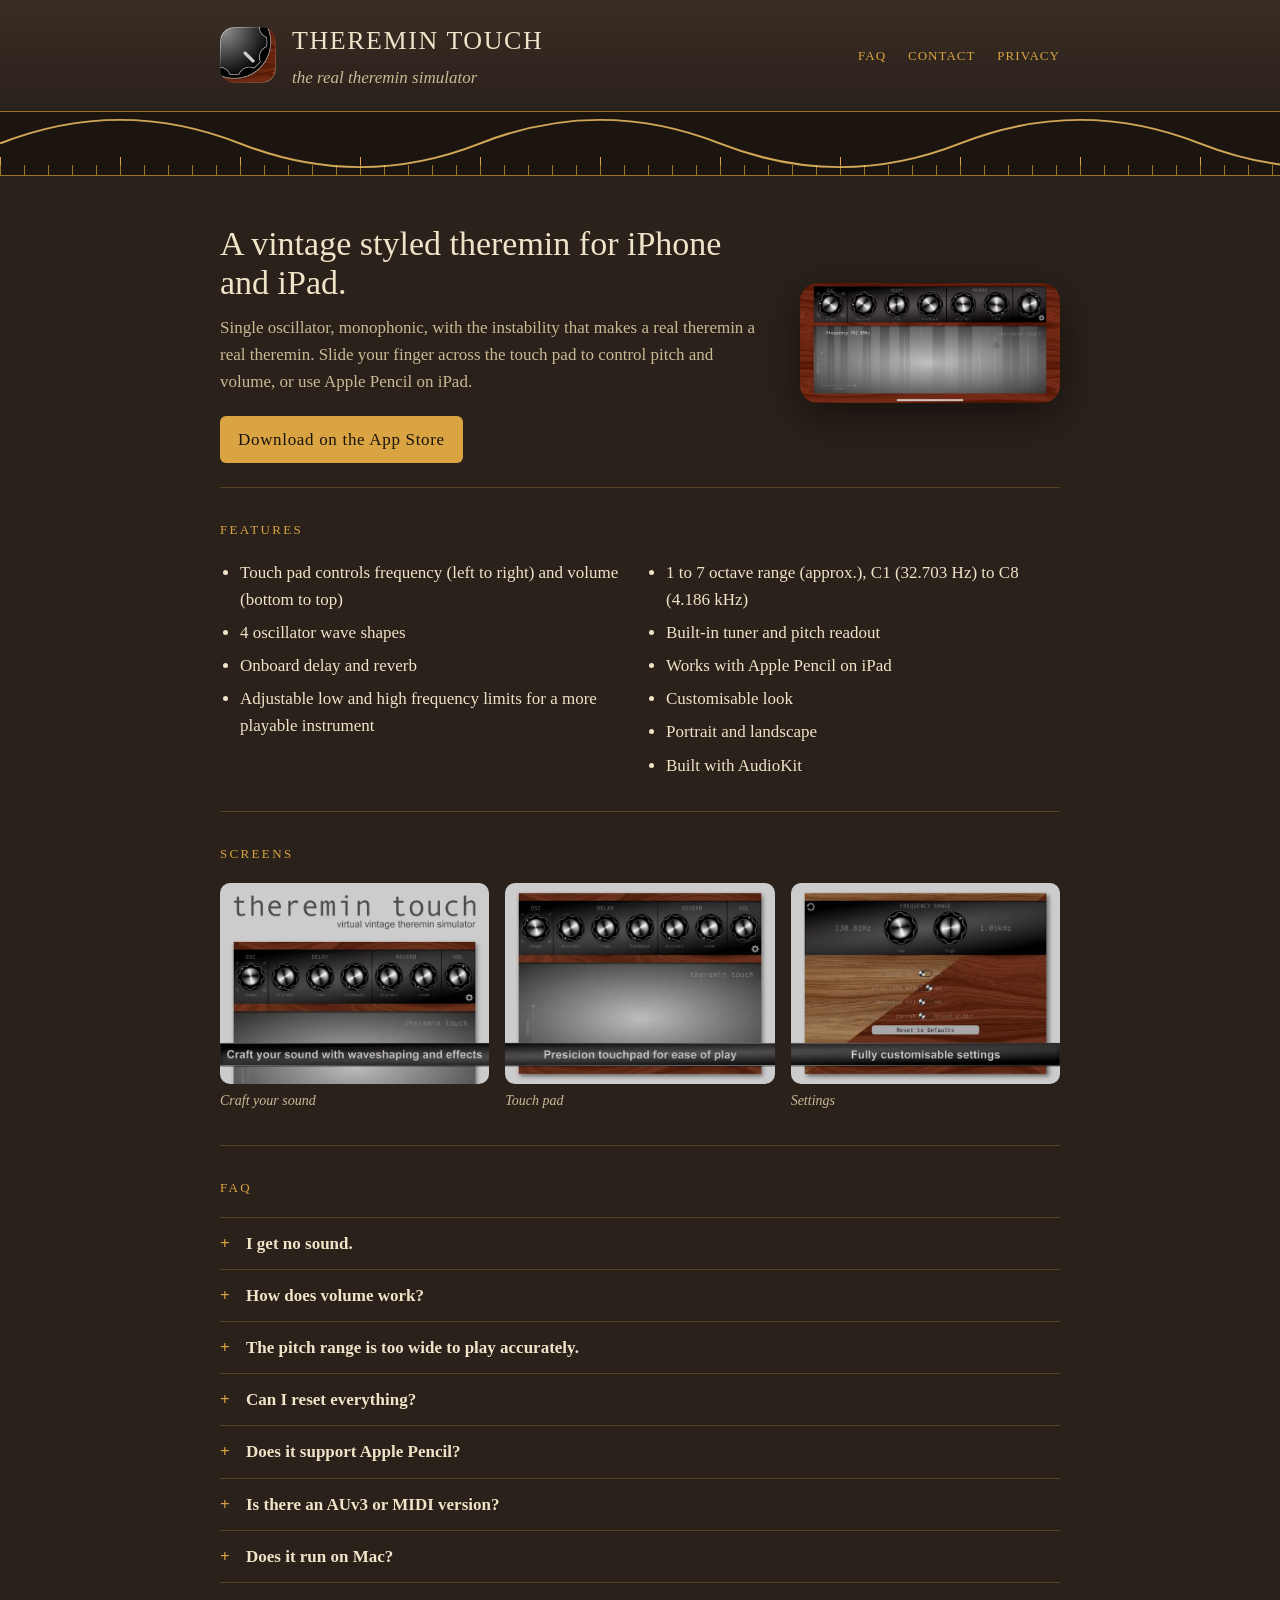
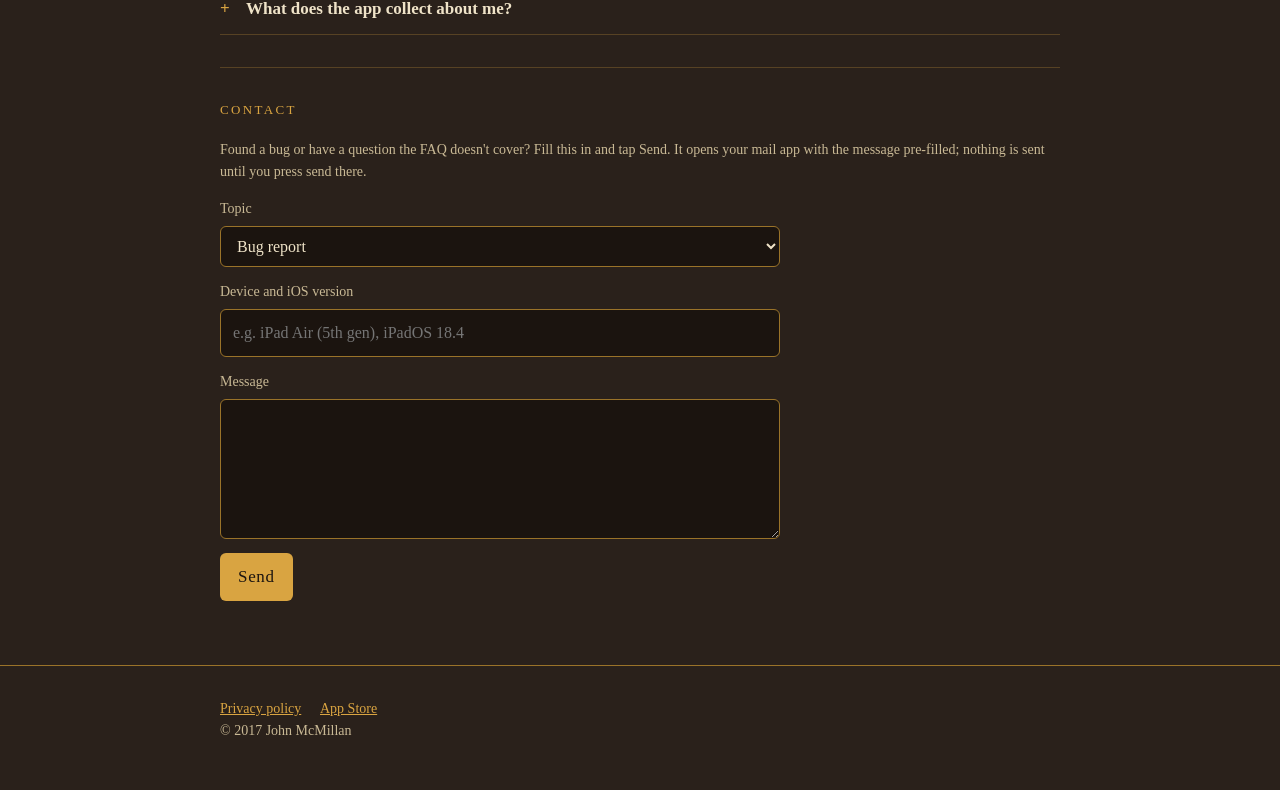
<file: index.html>
<!DOCTYPE html>
<html lang="en">
<head>
<meta charset="utf-8">
<meta name="viewport" content="width=device-width, initial-scale=1">
<title>Theremin Touch – Support &amp; FAQ</title>
<meta name="description" content="Support, FAQ and contact for Theremin Touch, the vintage styled theremin simulator for iPhone and iPad.">
<link rel="icon" href="images/icon_rounded.jpg">
<link rel="stylesheet" href="style.css">
</head>
<body>

<header class="site">
  <div class="wrap">
    <img src="images/icon_rounded.jpg" alt="">
    <div>
      <h1>Theremin Touch</h1>
      <p>the real theremin simulator</p>
    </div>
    <nav>
      <a href="#faq">FAQ</a>
      <a href="#contact">Contact</a>
      <a href="privacy.html">Privacy</a>
    </nav>
  </div>
</header>

<div class="scale" aria-hidden="true">
  <svg viewBox="0 0 1600 64" preserveAspectRatio="none">
    <path d="M0 32 C50 0 100 0 150 32 S250 64 300 32 S400 0 450 32 S550 64 600 32 S700 0 750 32 S850 64 900 32 S1000 0 1050 32 S1150 64 1200 32 S1300 0 1350 32 S1450 64 1500 32 S1600 0 1650 32"/>
  </svg>
</div>

<main class="wrap">

  <section class="hero" style="border-top:0">
    <div>
      <h2>A vintage styled theremin for iPhone and iPad.</h2>
      <p>Single oscillator, monophonic, with the instability that makes a real theremin a real theremin. Slide your finger across the touch pad to control pitch and volume, or use Apple Pencil on iPad.</p>
      <a class="btn" href="https://apps.apple.com/app/theremin-touch/id1168287678">Download on the App Store</a>
    </div>
    <img src="images/iphone_0_screenshot_lrg.jpg" alt="Theremin Touch main screen on iPhone">
  </section>

  <section>
    <h3>Features</h3>
    <ul class="features">
      <li>Touch pad controls frequency (left to right) and volume (bottom to top)</li>
      <li>4 oscillator wave shapes</li>
      <li>Onboard delay and reverb</li>
      <li>Adjustable low and high frequency limits for a more playable instrument</li>
      <li>1 to 7 octave range (approx.), C1 (32.703 Hz) to C8 (4.186 kHz)</li>
      <li>Built-in tuner and pitch readout</li>
      <li>Works with Apple Pencil on iPad</li>
      <li>Customisable look</li>
      <li>Portrait and landscape</li>
      <li>Built with AudioKit</li>
    </ul>
  </section>

  <section>
    <h3>Screens</h3>
    <div class="shots">
      <figure><img src="images/ipad_1_craft_your_sound.jpg" alt="Oscillator and effects controls"><figcaption>Craft your sound</figcaption></figure>
      <figure><img src="images/ipad_2_touchpad.jpg" alt="The touch pad play surface"><figcaption>Touch pad</figcaption></figure>
      <figure><img src="images/ipad_3_settings.jpg" alt="Settings screen"><figcaption>Settings</figcaption></figure>
    </div>
  </section>

  <section id="faq">
    <h3>FAQ</h3>

    <details>
      <summary>I get no sound.</summary>
      <p>Check the physical mute switch and the device volume first; the app plays through the standard media output, so a muted or silenced device produces nothing. Version 2.6 added a volume control on the main screen and fixed the most common cause of this report. If you are on an older version, update from the App Store.</p>
    </details>

    <details>
      <summary>How does volume work?</summary>
      <p>Volume follows your finger vertically on the touch pad: lower on the pad is quieter, higher is louder. Pitch follows the horizontal position. There is a short demo here: <a href="https://youtu.be/nwmSFtjBKwg">Theremin Touch volume demo</a>.</p>
    </details>

    <details>
      <summary>The pitch range is too wide to play accurately.</summary>
      <p>Open Settings and narrow the lowest and highest frequency limits. The pad then maps to a smaller range, which makes it far easier to hit notes. The two limits are kept at least one octave apart.</p>
    </details>

    <details>
      <summary>Can I reset everything?</summary>
      <p>Yes. Settings has a "Reset to Defaults" button which restores all knobs, limits and appearance options to their original values.</p>
    </details>

    <details>
      <summary>Does it support Apple Pencil?</summary>
      <p>On iPad, yes. The touch pad responds to Pencil as well as finger input.</p>
    </details>

    <details>
      <summary>Is there an AUv3 or MIDI version?</summary>
      <p>No. Theremin Touch is a standalone app. It has no MIDI input or output and does not load as a plug-in in other apps.</p>
    </details>

    <details>
      <summary>Does it run on Mac?</summary>
      <p>The App Store lists it as available on Apple silicon Macs via iPad app compatibility, but it is designed and tested for iPhone and iPad only. It is not verified for macOS.</p>
    </details>

    <details>
      <summary>What does the app collect about me?</summary>
      <p>Nothing. See the <a href="privacy.html">privacy policy</a>.</p>
    </details>
  </section>

  <section id="contact">
    <h3>Contact</h3>
    <p class="note">Found a bug or have a question the FAQ doesn't cover? Fill this in and tap Send. It opens your mail app with the message pre-filled; nothing is sent until you press send there.</p>
    <form id="support-form">
      <label>Topic
        <select id="topic">
          <option>Bug report</option>
          <option>No sound</option>
          <option>Question</option>
          <option>Feature request</option>
          <option>Other</option>
        </select>
      </label>
      <label>Device and iOS version
        <input id="device" type="text" placeholder="e.g. iPad Air (5th gen), iPadOS 18.4" autocomplete="off">
      </label>
      <label>Message
        <textarea id="message" required></textarea>
      </label>
      <div><button class="btn" type="submit">Send</button></div>
    </form>
  </section>

</main>

<footer>
  <div class="wrap">
    <a href="privacy.html">Privacy policy</a>
    <a href="https://apps.apple.com/app/theremin-touch/id1168287678">App Store</a>
    <div>© 2017 John McMillan</div>
  </div>
</footer>

<script>
document.getElementById('support-form').addEventListener('submit', function (e) {
  e.preventDefault();
  var topic = document.getElementById('topic').value;
  var device = document.getElementById('device').value.trim();
  var msg = document.getElementById('message').value.trim();
  var subject = 'Theremin Touch: ' + topic;
  var body = (device ? 'Device: ' + device + '\n\n' : '') + msg;
  window.location.href = 'mailto:theremin2_support@proton.me'
    + '?subject=' + encodeURIComponent(subject)
    + '&body=' + encodeURIComponent(body);
});
</script>
</body>
</html>
</file>
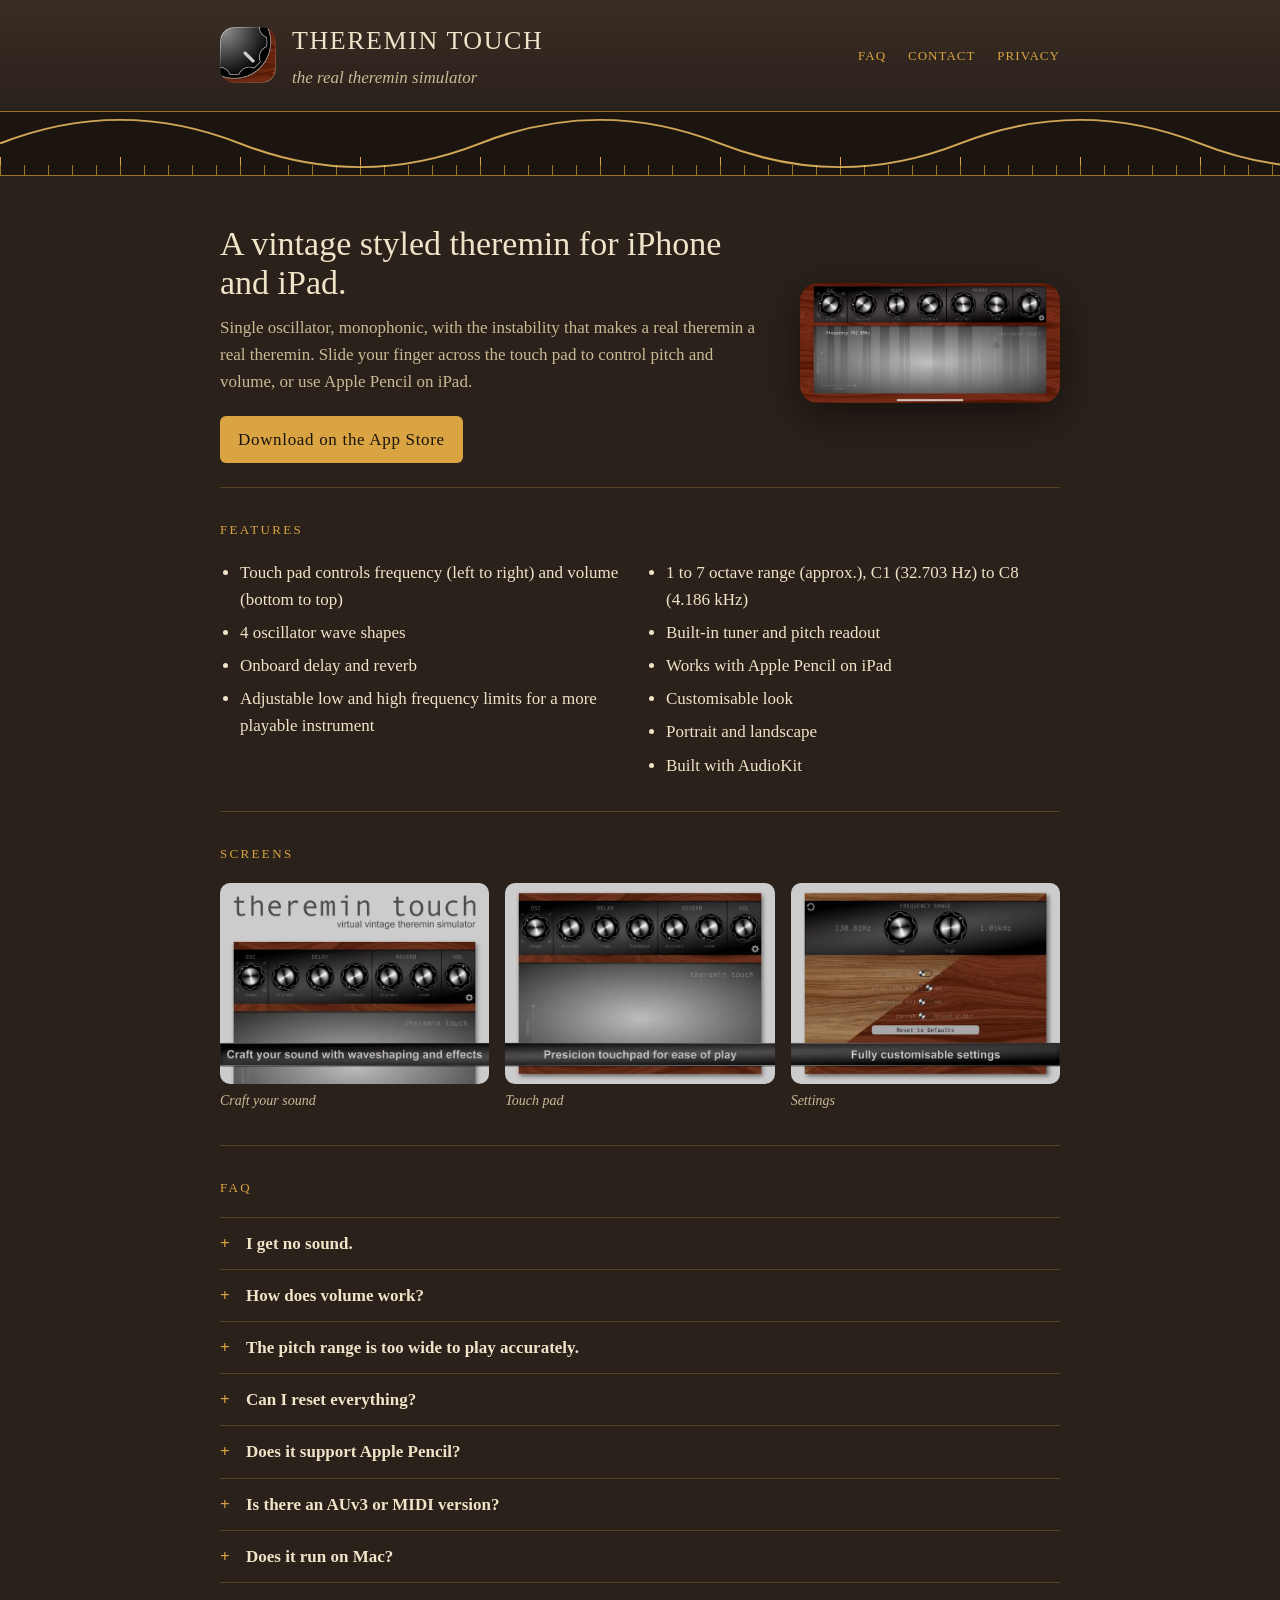
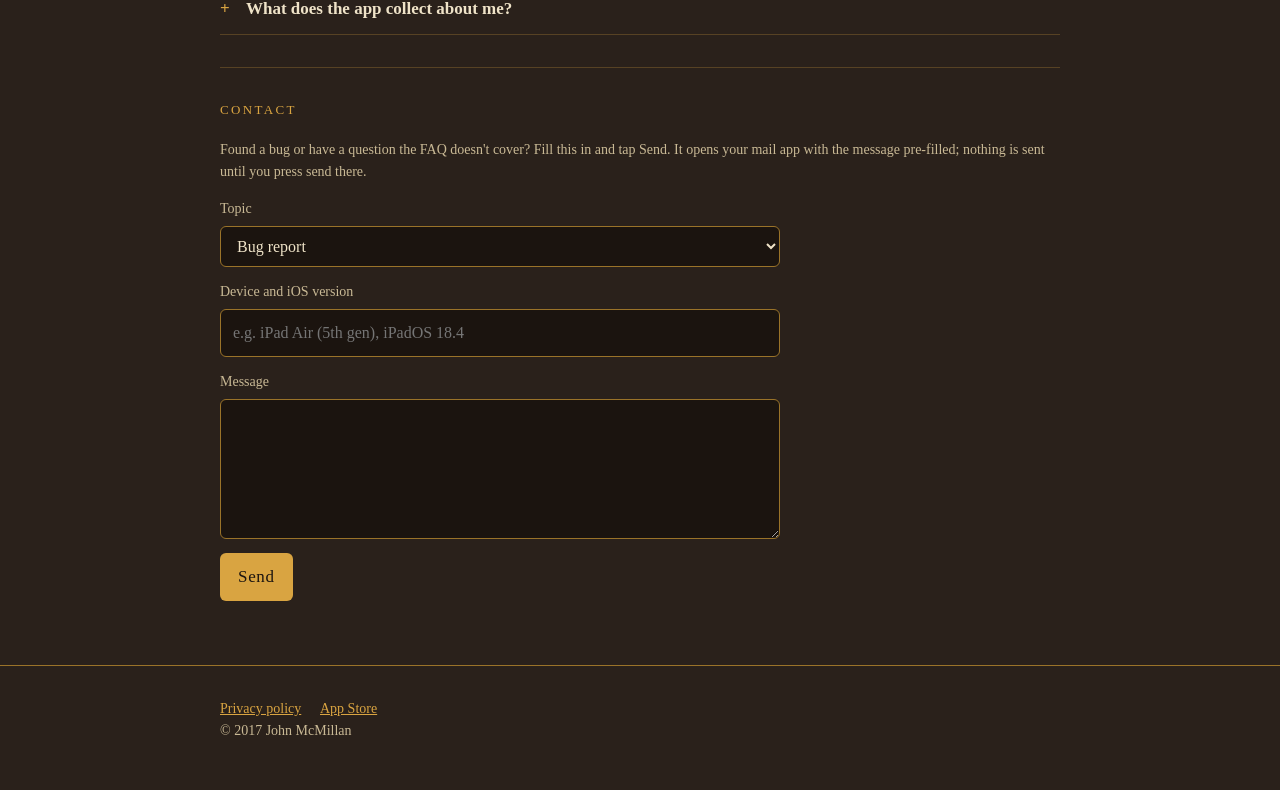
<file: contact/index.html>
<!DOCTYPE html><html lang="en"><head><meta charset="utf-8">
<meta http-equiv="refresh" content="0; url=/#contact">
<link rel="canonical" href="/#contact"><title>Moved</title></head>
<body><p>This page has moved to <a href="/#contact">/#contact</a>.</p></body></html>
</file>
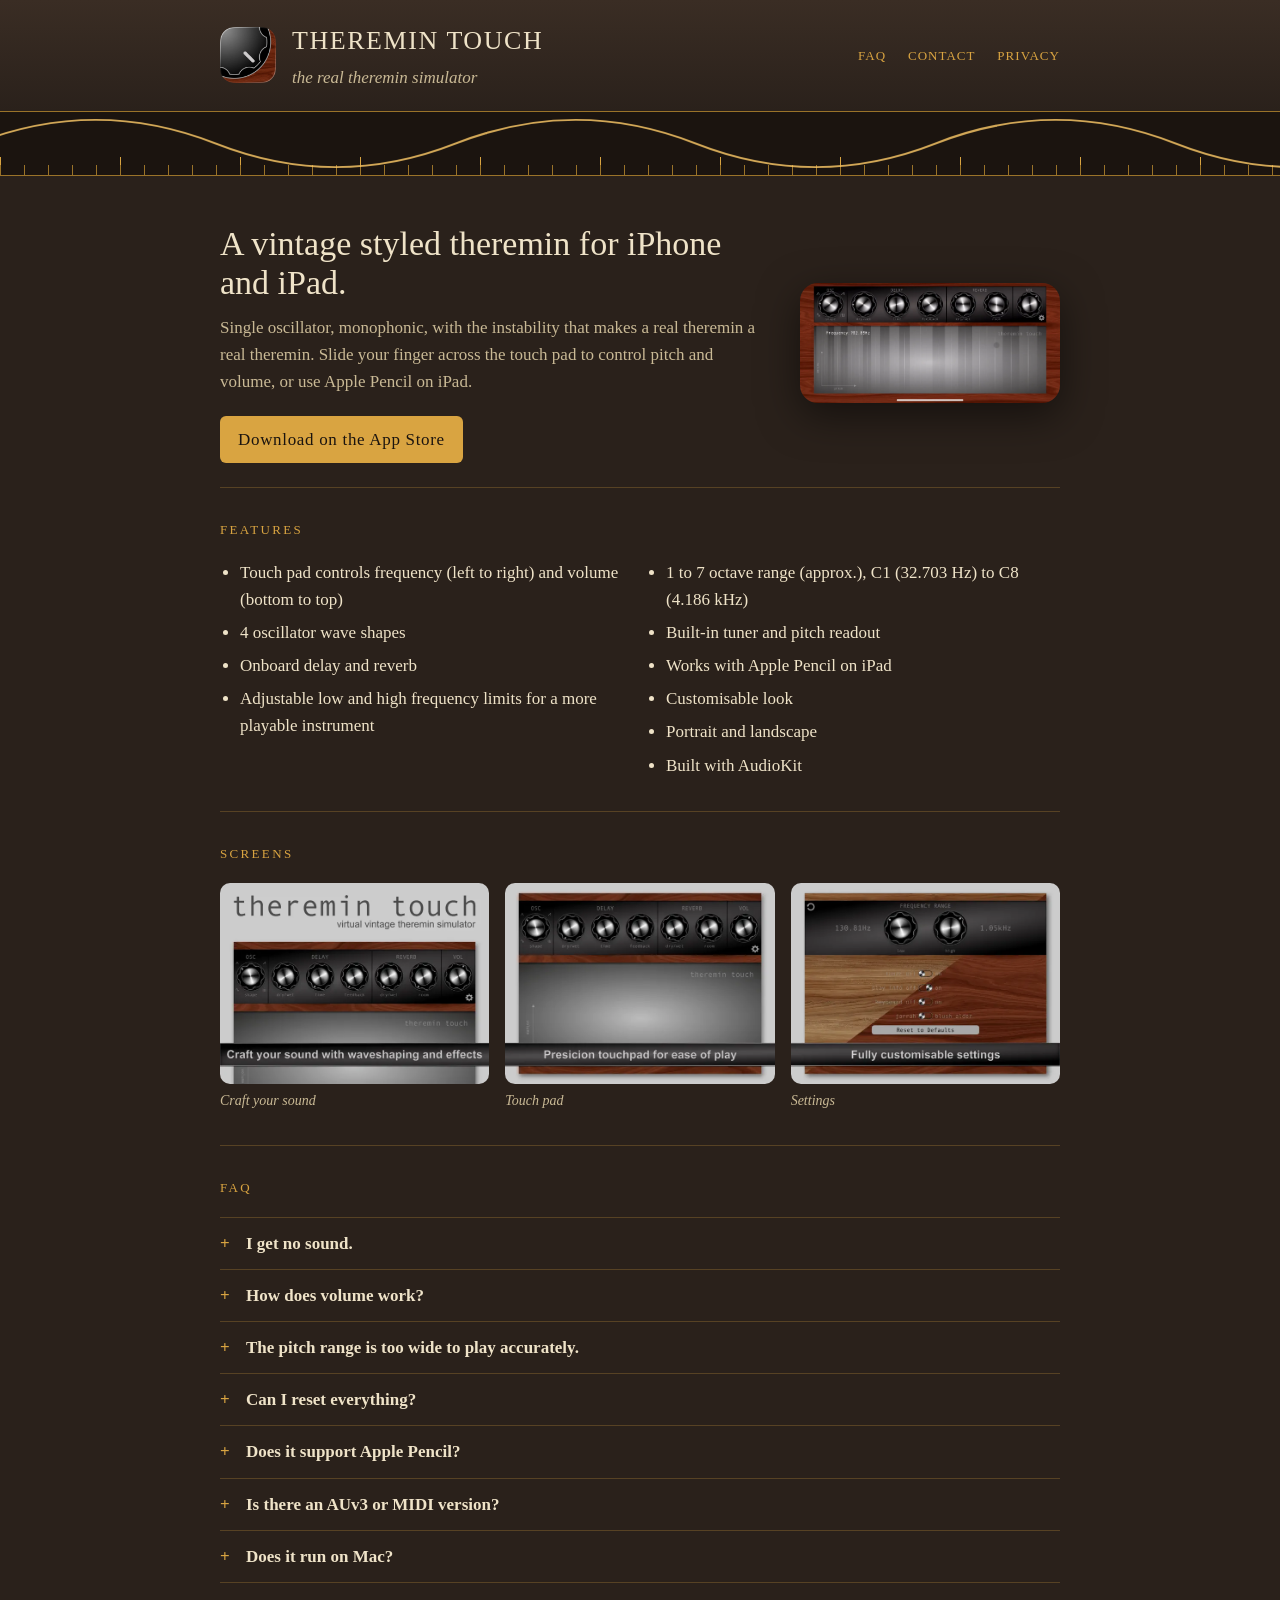
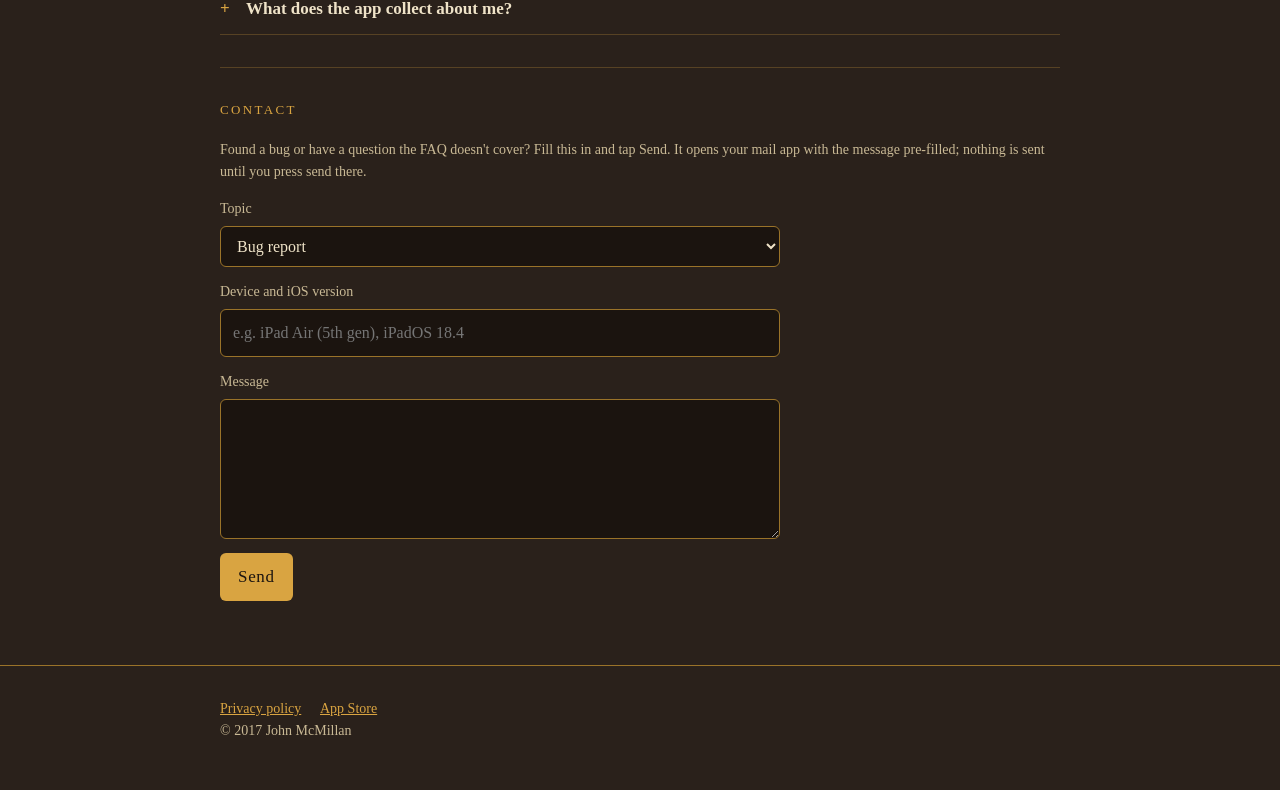
<file: theremin-touch-v2/index.html>
<!DOCTYPE html><html lang="en"><head><meta charset="utf-8">
<meta http-equiv="refresh" content="0; url=/">
<link rel="canonical" href="/"><title>Redirecting</title></head>
<body><p>Redirecting to <a href="/">/</a>.</p></body></html>
</file>
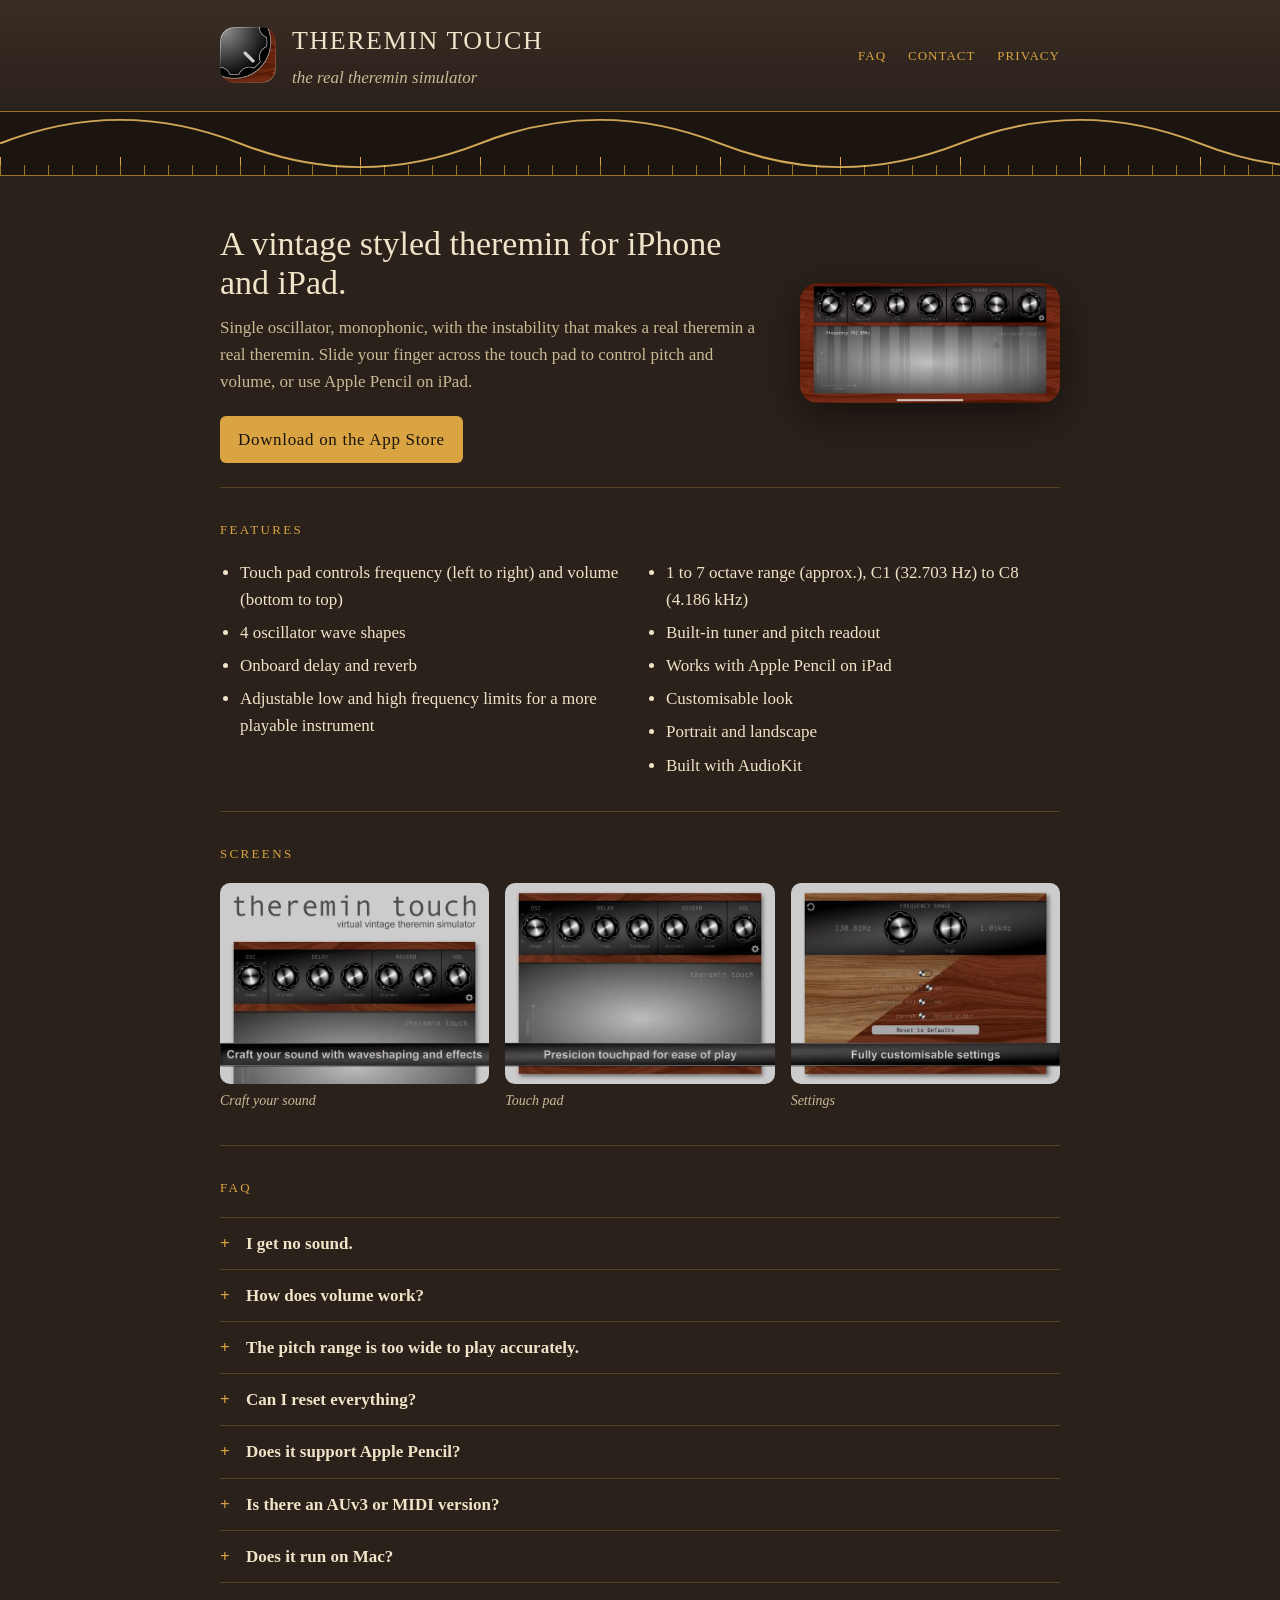
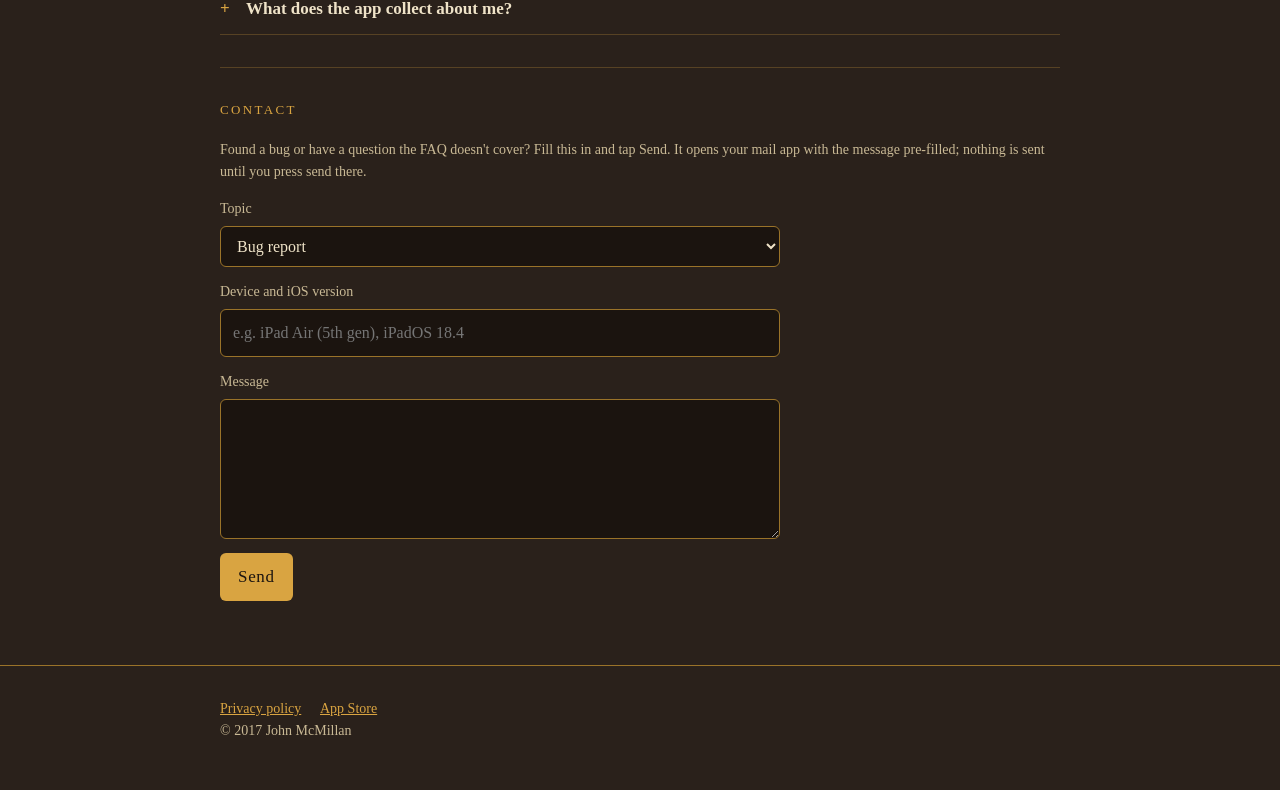
<file: portfolio/theremin-touch-v2/index.html>
<!DOCTYPE html><html lang="en"><head><meta charset="utf-8">
<meta http-equiv="refresh" content="0; url=/">
<link rel="canonical" href="/"><title>Moved</title></head>
<body><p>This page has moved to <a href="/">/</a>.</p></body></html>
</file>
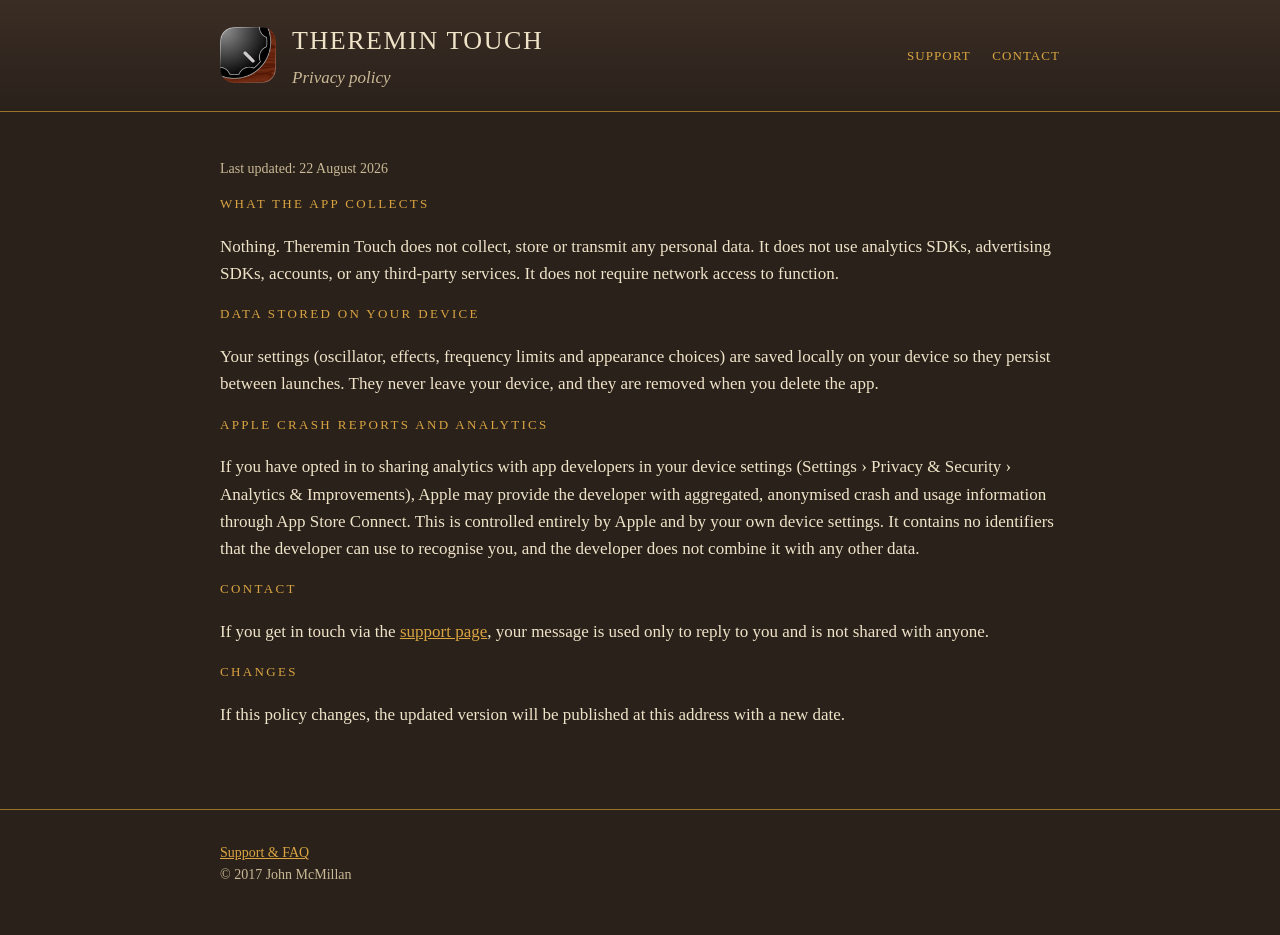
<file: privacy.html>
<!DOCTYPE html>
<html lang="en">
<head>
<meta charset="utf-8">
<meta name="viewport" content="width=device-width, initial-scale=1">
<title>Theremin Touch – Privacy Policy</title>
<link rel="icon" href="images/icon_rounded.jpg">
<link rel="stylesheet" href="style.css">
</head>
<body>

<header class="site">
  <div class="wrap">
    <img src="images/icon_rounded.jpg" alt="">
    <div>
      <h1>Theremin Touch</h1>
      <p>Privacy policy</p>
    </div>
    <nav>
      <a href="index.html">Support</a>
      <a href="index.html#contact">Contact</a>
    </nav>
  </div>
</header>

<main class="wrap">
  <section style="border-top:0">
    <p class="note">Last updated: 22 August 2026</p>

    <h3>What the app collects</h3>
    <p>Nothing. Theremin Touch does not collect, store or transmit any personal data. It does not use analytics SDKs, advertising SDKs, accounts, or any third-party services. It does not require network access to function.</p>

    <h3>Data stored on your device</h3>
    <p>Your settings (oscillator, effects, frequency limits and appearance choices) are saved locally on your device so they persist between launches. They never leave your device, and they are removed when you delete the app.</p>

    <h3>Apple crash reports and analytics</h3>
    <p>If you have opted in to sharing analytics with app developers in your device settings (Settings › Privacy &amp; Security › Analytics &amp; Improvements), Apple may provide the developer with aggregated, anonymised crash and usage information through App Store Connect. This is controlled entirely by Apple and by your own device settings. It contains no identifiers that the developer can use to recognise you, and the developer does not combine it with any other data.</p>

    <h3>Contact</h3>
    <p>If you get in touch via the <a href="index.html#contact">support page</a>, your message is used only to reply to you and is not shared with anyone.</p>

    <h3>Changes</h3>
    <p>If this policy changes, the updated version will be published at this address with a new date.</p>
  </section>
</main>

<footer>
  <div class="wrap">
    <a href="index.html">Support &amp; FAQ</a>
    <div>© 2017 John McMillan</div>
  </div>
</footer>
</body>
</html>
</file>
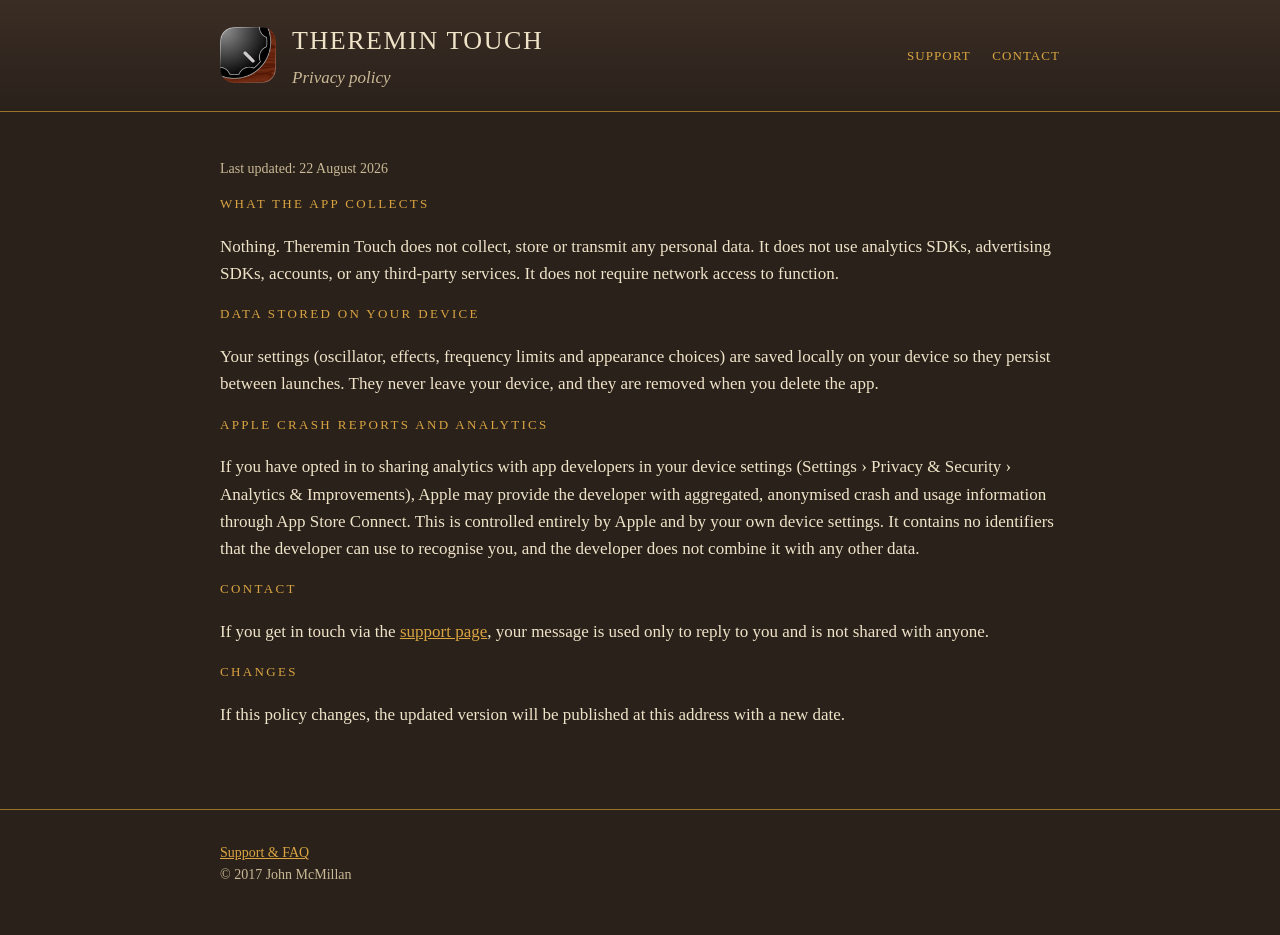
<file: theremin-touch-v2/privacy-policy.html>
<!DOCTYPE html><html lang="en"><head><meta charset="utf-8">
<meta http-equiv="refresh" content="0; url=/privacy.html">
<link rel="canonical" href="/privacy.html"><title>Moved</title></head>
<body><p>This page has moved to <a href="/privacy.html">/privacy.html</a>.</p></body></html>
</file>
<file: style.css>
/* Theremin Touch docs site. Plain CSS, no build step. */
:root {
  --panel: #2a211b;        /* walnut cabinet */
  --panel-2: #3a2d24;
  --cream: #efe3c8;        /* aged dial face */
  --cream-dim: #c9b995;
  --brass: #d9a441;        /* pointer / accent */
  --brass-dim: #9a7329;
  --ink: #1b140f;
  --glow: #ffcc6a;
  --max: 880px;
}
* { box-sizing: border-box; }
html { -webkit-text-size-adjust: 100%; }
body {
  margin: 0;
  background: var(--panel);
  color: var(--cream);
  font: 17px/1.6 Georgia, "Iowan Old Style", "Times New Roman", serif;
}
a { color: var(--brass); }
a:focus-visible, button:focus-visible, input:focus-visible, textarea:focus-visible {
  outline: 2px solid var(--glow); outline-offset: 2px;
}
.wrap { max-width: var(--max); margin: 0 auto; padding: 0 20px; }

/* Header: instrument nameplate */
header.site {
  border-bottom: 1px solid var(--brass-dim);
  background: linear-gradient(var(--panel-2), var(--panel));
}
header.site .wrap {
  display: flex; align-items: center; gap: 16px; padding: 20px;
}
header.site img { width: 56px; height: 56px; border-radius: 12px; flex: none; }
header.site h1 {
  margin: 0; font-size: 26px; letter-spacing: 0.06em; text-transform: uppercase;
  font-weight: 400;
}
header.site p { margin: 2px 0 0; color: var(--cream-dim); font-style: italic; }
header.site nav { margin-left: auto; font-size: 15px; }
header.site nav a { margin-left: 18px; text-decoration: none; text-transform: uppercase; letter-spacing: .08em; font-size: 13px; }

/* Signature: dial scale strip with a slowly drifting sine wave */
.scale {
  height: 64px; overflow: hidden; position: relative;
  border-bottom: 1px solid var(--brass-dim);
  background:
    repeating-linear-gradient(90deg, var(--brass-dim) 0 1px, transparent 1px 24px) bottom / 100% 10px no-repeat,
    repeating-linear-gradient(90deg, var(--brass) 0 1px, transparent 1px 120px) bottom / 100% 18px no-repeat,
    var(--ink);
}
.scale svg { position: absolute; inset: 0; width: 200%; height: 100%; animation: drift 14s linear infinite; }
.scale path { fill: none; stroke: var(--glow); stroke-width: 2; opacity: .8; }
@keyframes drift { to { transform: translateX(-50%); } }
@media (prefers-reduced-motion: reduce) { .scale svg { animation: none; } }

/* Hero */
.hero { display: grid; grid-template-columns: 1fr 260px; gap: 32px; align-items: center; padding: 48px 0 24px; }
.hero h2 { font-size: 34px; line-height: 1.15; font-weight: 400; margin: 0 0 12px; }
.hero p { color: var(--cream-dim); margin: 0 0 20px; }
.hero img { width: 100%; border-radius: 18px; box-shadow: 0 12px 40px rgba(0,0,0,.5); }
.btn {
  display: inline-block; background: var(--brass); color: var(--ink); text-decoration: none;
  padding: 10px 18px; border-radius: 6px; font-weight: 700; letter-spacing: .04em;
  border: 0; font: inherit; cursor: pointer;
}
.btn:hover { background: var(--glow); }
@media (max-width: 640px) {
  .hero { grid-template-columns: 1fr; }
  .hero img { max-width: 220px; margin: 0 auto; display: block; }
  header.site nav { display: none; }
}

/* Sections */
section { padding: 32px 0; border-top: 1px solid rgba(217,164,65,.25); }
h3 {
  font-size: 13px; letter-spacing: .18em; text-transform: uppercase; color: var(--brass);
  margin: 0 0 18px; font-weight: 400;
}
ul.features { margin: 0; padding-left: 20px; columns: 2; gap: 32px; }
ul.features li { break-inside: avoid; margin-bottom: 6px; }
@media (max-width: 640px) { ul.features { columns: 1; } }

.shots { display: grid; grid-template-columns: repeat(3, 1fr); gap: 16px; }
.shots figure { margin: 0; }
.shots img { width: 100%; border-radius: 10px; display: block; }
.shots figcaption { font-size: 14px; color: var(--cream-dim); margin-top: 6px; font-style: italic; }
@media (max-width: 640px) { .shots { grid-template-columns: 1fr; } }

/* FAQ */
details { border-top: 1px solid rgba(217,164,65,.25); padding: 12px 0; }
details:last-of-type { border-bottom: 1px solid rgba(217,164,65,.25); }
summary { cursor: pointer; font-weight: 700; list-style: none; display: flex; gap: 12px; }
summary::-webkit-details-marker { display: none; }
summary::before { content: "+"; color: var(--brass); width: 14px; flex: none; }
details[open] summary::before { content: "–"; }
details p { margin: 10px 0 4px 26px; color: var(--cream-dim); }

/* Contact form */
form { display: grid; gap: 14px; max-width: 560px; }
label { display: grid; gap: 6px; font-size: 14px; color: var(--cream-dim); }
input, textarea, select {
  font: inherit; font-size: 16px; padding: 10px 12px; border-radius: 6px;
  border: 1px solid var(--brass-dim); background: var(--ink); color: var(--cream);
}
textarea { min-height: 140px; resize: vertical; }
.note { font-size: 14px; color: var(--cream-dim); }

footer { padding: 32px 0 48px; color: var(--cream-dim); font-size: 14px; border-top: 1px solid var(--brass-dim); margin-top: 32px; }
footer a { margin-right: 16px; }
</file>
